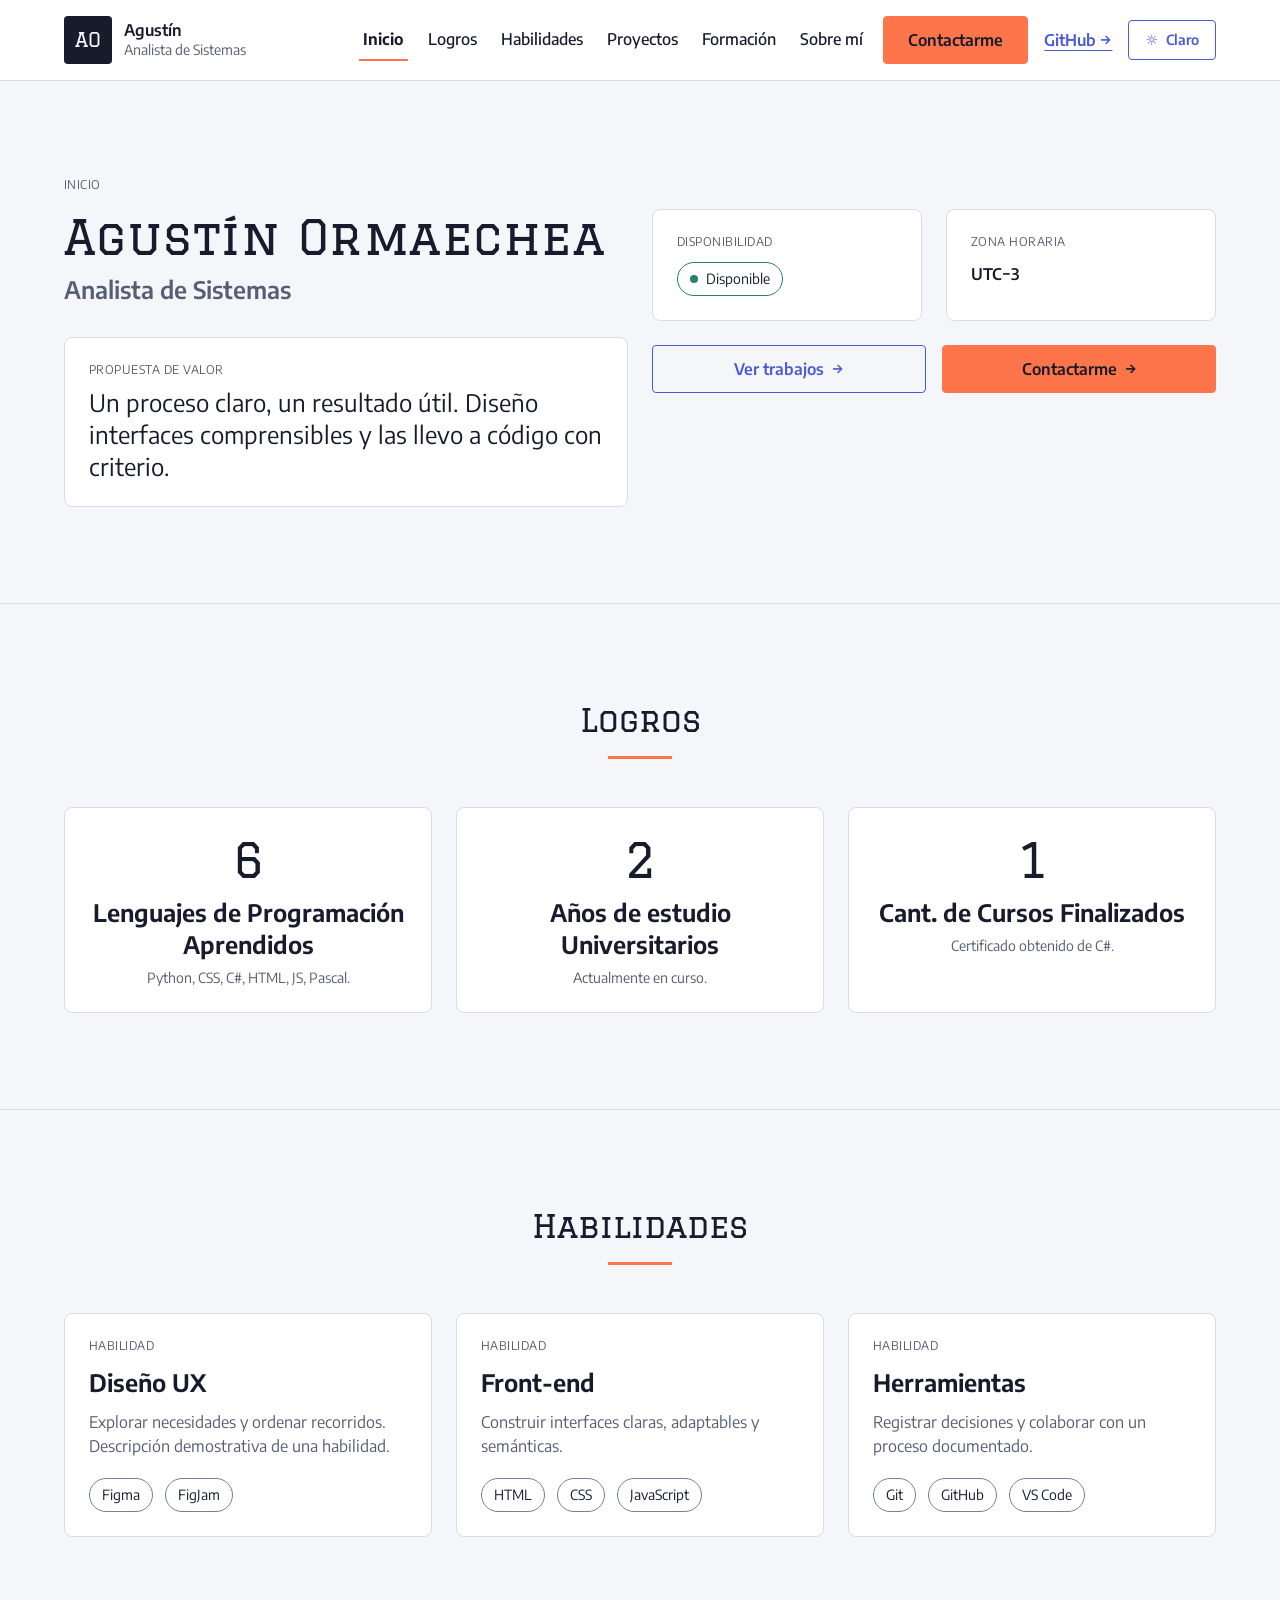
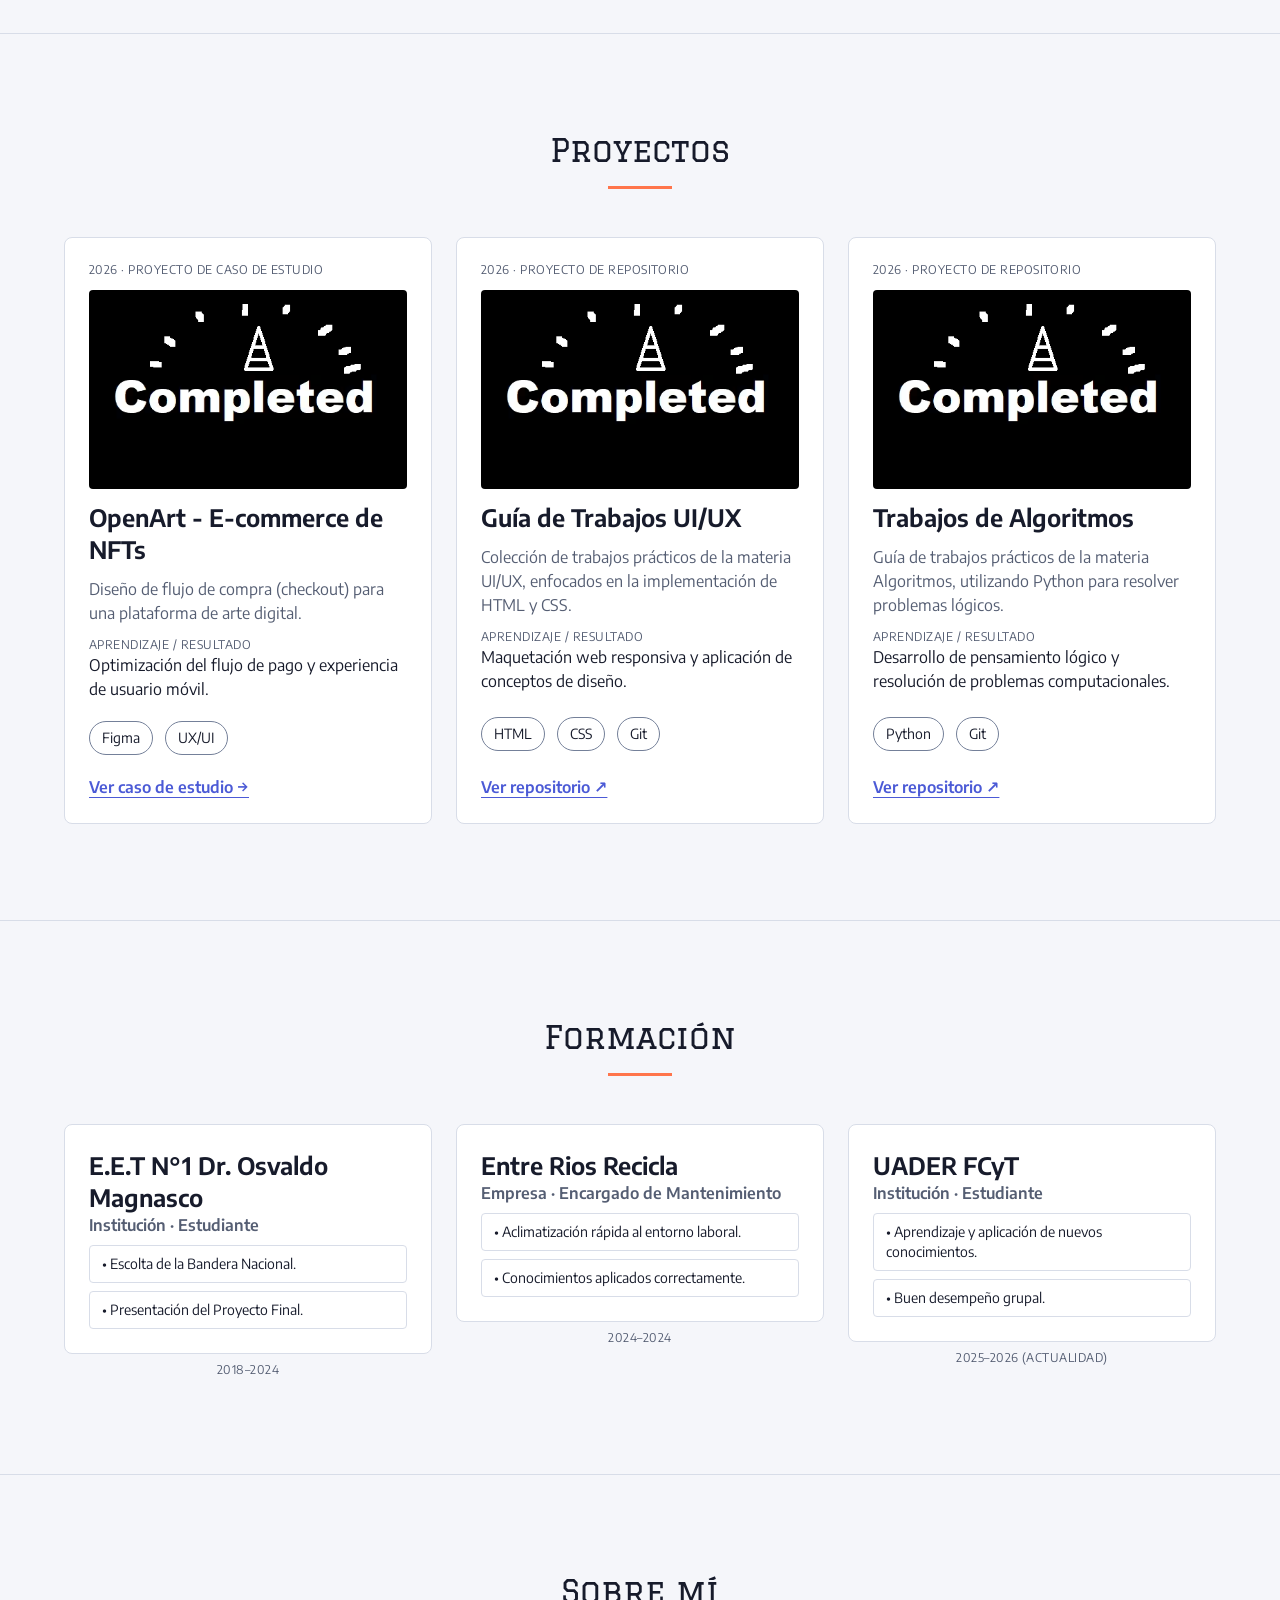
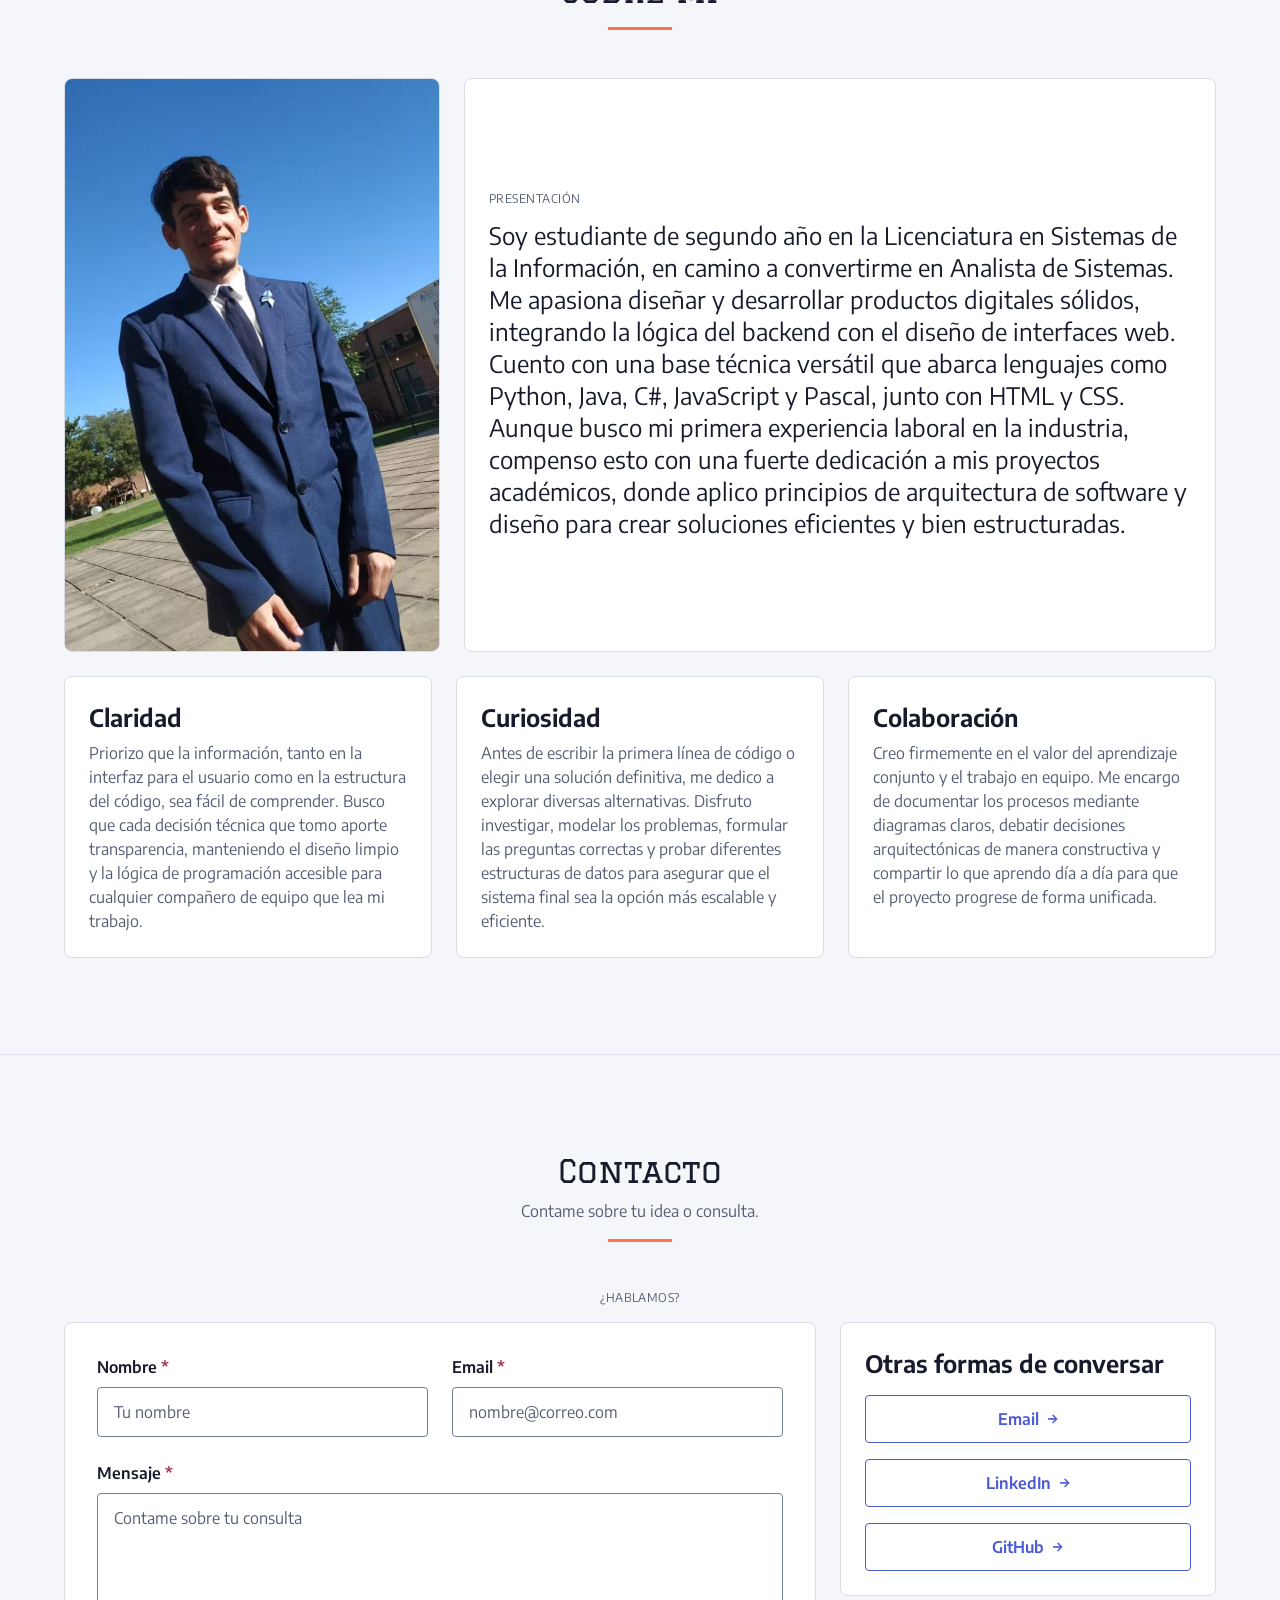
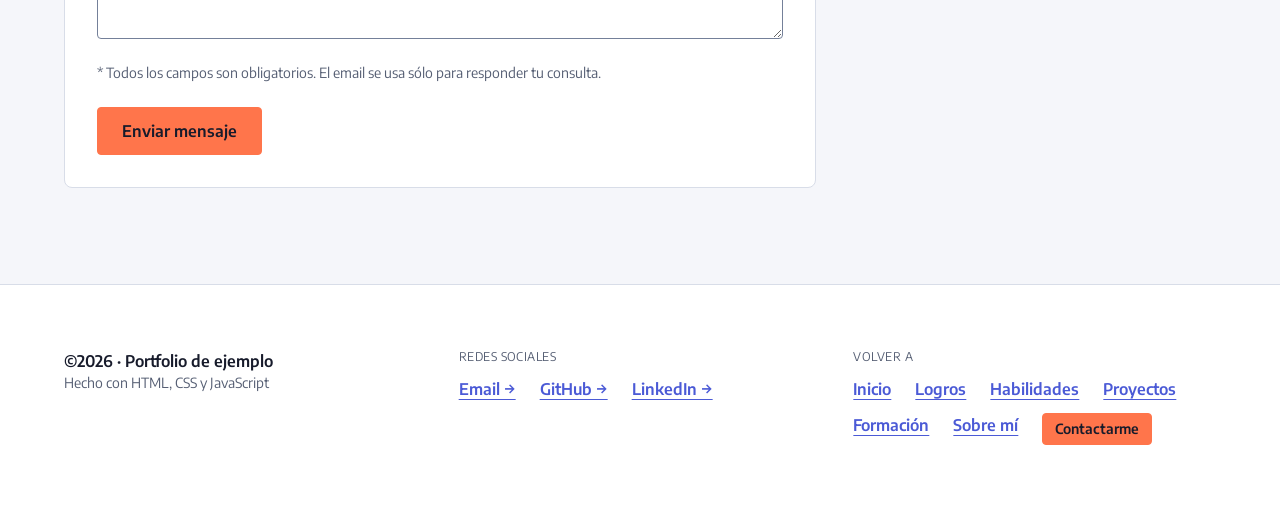
<file: index.html>
<!doctype html>
<html lang="es" data-theme="light">
<head>
  <meta charset="UTF-8" />
  <meta name="viewport" content="width=device-width, initial-scale=1.0" />

  <title>Agustín Ormaechea — Portfolio UX/UI</title>
  <meta name="description" content="Portfolio personal de diseño UX/UI: proyectos académicos, habilidades, formación y contacto. Analista de Sistemas." />
  <meta name="theme-color" content="#111521" />
  <meta name="author" content="Agustín Ormaechea" />

  <!-- Open Graph -->
  <meta property="og:title" content="Agustín Ormaechea — Portfolio UX/UI" />
  <meta property="og:description" content="Portfolio personal de diseño UX/UI: proyectos académicos, habilidades, formación y contacto." />
  <meta property="og:type" content="website" />
  <meta property="og:image" content="./assets/og-image.avif" />
  <meta property="og:locale" content="es_AR" />

  <!-- Twitter -->
  <meta name="twitter:card" content="summary_large_image" />
  <meta name="twitter:title" content="Agustín Ormaechea — Portfolio UX/UI" />
  <meta name="twitter:description" content="Portfolio personal de diseño UX/UI." />

  <!-- Favicon (SVG inline) -->
  <link rel="icon" href="data:image/svg+xml,%3Csvg xmlns='http://www.w3.org/2000/svg' viewBox='0 0 64 64'%3E%3Crect width='64' height='64' rx='8' fill='%23171b2b'/%3E%3Ctext x='32' y='42' font-family='Georgia,serif' font-size='28' font-weight='700' fill='%23f5f6fa' text-anchor='middle'%3EAO%3C/text%3E%3C/svg%3E" />

  <!-- Fuentes: 2 familias (Encode Sans + Graduate) -->
  <link rel="preconnect" href="https://fonts.googleapis.com" />
  <link rel="preconnect" href="https://fonts.gstatic.com" crossorigin />
  <link
    href="https://fonts.googleapis.com/css2?family=Encode+Sans:wght@400..700&family=Graduate&display=swap"
    rel="stylesheet"
  />

  <link rel="stylesheet" href="css/styles.css" />
  <link rel="stylesheet" href="css/index.css" />
</head>
<body>
  <!-- Saltar al contenido (accesibilidad) -->
  <a href="#contenido" class="skip-link">Saltar al contenido</a>

  <!-- ================= HEADER ================= -->
  <header class="site-header">
    <div class="wrap header-inner">
      <a href="#inicio" class="logo" aria-label="Ir al inicio">
        <span class="logo-mark" aria-hidden="true">AO</span>
        <span class="logo-text">
          <span class="logo-name">Agustín</span>
          <span class="logo-role">Analista de Sistemas</span>
        </span>
      </a>

      <nav class="nav-desktop" aria-label="Principal">
        <a href="#inicio" class="navlink" data-section="inicio">Inicio</a>
        <a href="#logros" class="navlink" data-section="logros">Logros</a>
        <a href="#habilidades" class="navlink" data-section="habilidades">Habilidades</a>
        <a href="#proyectos" class="navlink" data-section="proyectos">Proyectos</a>
        <a href="#formacion" class="navlink" data-section="formacion">Formación</a>
        <a href="#sobre-mi" class="navlink" data-section="sobre-mi">Sobre mí</a>

        <a href="#contacto" class="btn btn-primary">Contactarme</a>
        <a
          href="https://github.com/AgustinOrm"
          class="lnk"
          target="_blank"
          rel="noopener noreferrer"
        >GitHub →</a>
        <button
          type="button"
          class="btn btn-secondary theme-toggle"
          data-theme-toggle
          aria-label="Cambiar a modo oscuro"
        >
          <span aria-hidden="true" data-theme-icon>☼</span>
          <span data-theme-label>Claro</span>
        </button>
      </nav>

      <button
        type="button"
        class="btn btn-secondary menu-toggle"
        aria-expanded="false"
        aria-controls="menu-movil"
        aria-label="Abrir menú"
        data-menu-toggle
      >
        <span aria-hidden="true" data-menu-icon>☰</span>
      </button>
    </div>

    <!-- Menú móvil -->
    <div id="menu-movil" class="mobile-menu" hidden>
      <nav aria-label="Menú móvil" class="wrap">
        <ul class="mobile-list">
          <li><a href="#inicio" data-section="inicio">Inicio <span aria-hidden="true">→</span></a></li>
          <li><a href="#logros" data-section="logros">Logros <span aria-hidden="true">→</span></a></li>
          <li><a href="#habilidades" data-section="habilidades">Habilidades <span aria-hidden="true">→</span></a></li>
          <li><a href="#proyectos" data-section="proyectos">Proyectos <span aria-hidden="true">→</span></a></li>
          <li><a href="#formacion" data-section="formacion">Formación <span aria-hidden="true">→</span></a></li>
          <li><a href="#sobre-mi" data-section="sobre-mi">Sobre mí <span aria-hidden="true">→</span></a></li>
          <li class="mobile-cta">
            <a href="#contacto" class="btn btn-primary">Contactarme <span aria-hidden="true">→</span></a>
          </li>
        </ul>
        <div class="mobile-extras">
          <button
            type="button"
            class="btn btn-secondary theme-toggle"
            data-theme-toggle
            aria-label="Cambiar a modo oscuro"
          >
            <span aria-hidden="true" data-theme-icon>☼</span>
            <span data-theme-label>Claro</span>
          </button>
          <a
            href="https://github.com/AgustinOrm"
            class="btn btn-secondary"
            target="_blank"
            rel="noopener noreferrer"
          >GitHub →</a>
        </div>
      </nav>
    </div>
  </header>

  <!-- ================= MAIN ================= -->
  <main id="contenido">

    <!-- HERO / INICIO -->
    <section id="inicio" aria-labelledby="titulo-inicio" class="hero">
      <div class="wrap hero-grid">
        <div class="hero-main">
          <p class="t-meta">Inicio</p>
          <h1 id="titulo-inicio" class="t-h1">Agustín Ormaechea</h1>
          <p class="hero-role">Analista de Sistemas</p>

          <div class="card hero-value">
            <p class="t-meta">Propuesta de valor</p>
            <p class="t-lead">
              Un proceso claro, un resultado útil. Diseño interfaces comprensibles
              y las llevo a código con criterio.
            </p>
          </div>
        </div>

        <div class="hero-side">
          <div class="hero-mini">
            <div class="card">
              <p class="t-meta">Disponibilidad</p>
              <span class="tag tag-ok">
                <span class="dot" aria-hidden="true"></span>
                Disponible
              </span>
            </div>
            <div class="card">
              <p class="t-meta">Zona horaria</p>
              <p class="strong">UTC−3</p>
            </div>
          </div>
          <div class="hero-ctas">
            <a href="#proyectos" class="btn btn-secondary">Ver trabajos <span aria-hidden="true">→</span></a>
            <a href="#contacto" class="btn btn-primary">Contactarme <span aria-hidden="true">→</span></a>
          </div>
        </div>
      </div>
    </section>

    <!-- LOGROS -->
    <section id="logros" aria-labelledby="logros-titulo" class="section">
      <div class="wrap">
        <div class="section-title">
          <h2 id="logros-titulo" class="t-h2">Logros</h2>
          <span class="section-rule" aria-hidden="true"></span>
        </div>
        <ul class="grid-3">
          <li class="card logro-card">
            <span class="logro-value" aria-label="Valor">6</span>
            <h3 class="t-h3">Lenguajes de Programación Aprendidos</h3>
            <p class="t-small muted">Python, CSS, C#, HTML, JS, Pascal.</p>
          </li>
          <li class="card logro-card">
            <span class="logro-value" aria-label="Valor">2</span>
            <h3 class="t-h3">Años de estudio Universitarios</h3>
            <p class="t-small muted">Actualmente en curso.</p>
          </li>
          <li class="card logro-card">
            <span class="logro-value" aria-label="Valor">1</span>
            <h3 class="t-h3">Cant. de Cursos Finalizados</h3>
            <p class="t-small muted">Certificado obtenido de C#.</p>
          </li>
        </ul>
      </div>
    </section>

    <!-- HABILIDADES -->
    <section id="habilidades" aria-labelledby="habilidades-titulo" class="section">
      <div class="wrap">
        <div class="section-title">
          <h2 id="habilidades-titulo" class="t-h2">Habilidades</h2>
          <span class="section-rule" aria-hidden="true"></span>
        </div>
        <ul class="grid-3">
          <li class="card card-hover skill-card">
            <p class="t-meta">Habilidad</p>
            <h3 class="t-h3">Diseño UX</h3>
            <p class="muted">Explorar necesidades y ordenar recorridos. Descripción demostrativa de una habilidad.</p>
            <ul class="tag-row" aria-label="Herramientas de Diseño UX">
              <li><span class="tag">Figma</span></li>
              <li><span class="tag">FigJam</span></li>
            </ul>
          </li>
          <li class="card card-hover skill-card">
            <p class="t-meta">Habilidad</p>
            <h3 class="t-h3">Front-end</h3>
            <p class="muted">Construir interfaces claras, adaptables y semánticas.</p>
            <ul class="tag-row" aria-label="Herramientas de Front-end">
              <li><span class="tag">HTML</span></li>
              <li><span class="tag">CSS</span></li>
              <li><span class="tag">JavaScript</span></li>
            </ul>
          </li>
          <li class="card card-hover skill-card">
            <p class="t-meta">Habilidad</p>
            <h3 class="t-h3">Herramientas</h3>
            <p class="muted">Registrar decisiones y colaborar con un proceso documentado.</p>
            <ul class="tag-row" aria-label="Herramientas de trabajo">
              <li><span class="tag">Git</span></li>
              <li><span class="tag">GitHub</span></li>
              <li><span class="tag">VS Code</span></li>
            </ul>
          </li>
        </ul>
      </div>
    </section>

    <!-- PROYECTOS -->
    <section id="proyectos" aria-labelledby="proyectos-titulo" class="section">
      <div class="wrap">
        <div class="section-title">
          <h2 id="proyectos-titulo" class="t-h2">Proyectos</h2>
          <span class="section-rule" aria-hidden="true"></span>
        </div>
        <ul class="grid-3">
          <!-- Proyecto 1 (Caso de estudio OpenArt) -->
          <li class="card card-hover project-card">
            <p class="t-meta">2026 · Proyecto de Caso de Estudio</p>
            <div class="project-thumb">
              <img src="assets/front_proyectos.avif" alt="Miniatura del proyecto OpenArt" class="project-img" />
            </div>
            <article class="project-body">
              <h3 class="t-h3">OpenArt - E-commerce de NFTs</h3>
              <p class="muted">Diseño de flujo de compra (checkout) para una plataforma de arte digital.</p>
              <div>
                <p class="t-meta">Aprendizaje / resultado</p>
                <p>Optimización del flujo de pago y experiencia de usuario móvil.</p>
              </div>
              <ul class="tag-row" aria-label="Herramientas usadas">
                <li><span class="tag">Figma</span></li>
                <li><span class="tag">UX/UI</span></li>
              </ul>
              <a href="proyecto-openart.html" class="lnk project-link">
                Ver caso de estudio <span aria-hidden="true">→</span>
                <span class="sr-only">de OpenArt</span>
              </a>
            </article>
          </li>

          <!-- Proyecto 2 (Repo UI/UX) -->
          <li class="card card-hover project-card">
            <p class="t-meta">2026 · Proyecto de Repositorio</p>
            <div class="project-thumb">
              <img src="assets/front_proyectos.avif" alt="Miniatura del proyecto Guía UI/UX" class="project-img" />
            </div>
            <article class="project-body">
              <h3 class="t-h3">Guía de Trabajos UI/UX</h3>
              <p class="muted">Colección de trabajos prácticos de la materia UI/UX, enfocados en la implementación de HTML y CSS.</p>
              <div>
                <p class="t-meta">Aprendizaje / resultado</p>
                <p>Maquetación web responsiva y aplicación de conceptos de diseño.</p>
              </div>
              <ul class="tag-row" aria-label="Herramientas usadas">
                <li><span class="tag">HTML</span></li>
                <li><span class="tag">CSS</span></li>
                <li><span class="tag">Git</span></li>
              </ul>
              <a href="https://github.com/AgustinOrm/TP_3_UI_UX-2026-" class="lnk project-link" target="_blank" rel="noopener noreferrer">
                Ver repositorio <span aria-hidden="true">↗</span>
                <span class="sr-only">de Guía UI/UX</span>
              </a>
            </article>
          </li>

          <!-- Proyecto 3 (Repo Algoritmos) -->
          <li class="card card-hover project-card">
            <p class="t-meta">2026 · Proyecto de Repositorio</p>
            <div class="project-thumb">
              <img src="assets/front_proyectos.avif" alt="Miniatura del proyecto Algoritmos" class="project-img" />
            </div>
            <article class="project-body">
              <h3 class="t-h3">Trabajos de Algoritmos</h3>
              <p class="muted">Guía de trabajos prácticos de la materia Algoritmos, utilizando Python para resolver problemas lógicos.</p>
              <div>
                <p class="t-meta">Aprendizaje / resultado</p>
                <p>Desarrollo de pensamiento lógico y resolución de problemas computacionales.</p>
              </div>
              <ul class="tag-row" aria-label="Herramientas usadas">
                <li><span class="tag">Python</span></li>
                <li><span class="tag">Git</span></li>
              </ul>
              <a href="https://github.com/AgustinOrm/Trabajos_de_Algoritmos-2026-" class="lnk project-link" target="_blank" rel="noopener noreferrer">
                Ver repositorio <span aria-hidden="true">↗</span>
                <span class="sr-only">de Algoritmos</span>
              </a>
            </article>
          </li>
        </ul>
      </div>
    </section>

    <!-- FORMACIÓN -->
    <section id="formacion" aria-labelledby="formacion-titulo" class="section">
      <div class="wrap">
        <div class="section-title">
          <h2 id="formacion-titulo" class="t-h2">Formación</h2>
          <span class="section-rule" aria-hidden="true"></span>
        </div>
        <ol class="timeline">
          <li class="timeline-item">
            <div class="card">
              <p class="t-meta timeline-period-mobile">2018–2024</p>
              <h3 class="t-h3">E.E.T N°1 Dr. Osvaldo Magnasco</h3>
              <p class="strong muted">Institución · Estudiante</p>
              <ul class="timeline-bullets">
                <li>• Escolta de la Bandera Nacional.</li>
                <li>• Presentación del Proyecto Final.</li>
              </ul>
            </div>
            <p class="t-meta timeline-period-desktop">2018–2024</p>
          </li>
          <li class="timeline-item">
            <div class="card">
              <p class="t-meta timeline-period-mobile">2024–2024</p>
              <h3 class="t-h3">Entre Rios Recicla</h3>
              <p class="strong muted">Empresa · Encargado de Mantenimiento</p>
              <ul class="timeline-bullets">
                <li>• Aclimatización rápida al entorno laboral.</li>
                <li>• Conocimientos aplicados correctamente.</li>
              </ul>
            </div>
            <p class="t-meta timeline-period-desktop">2024–2024</p>
          </li>
          <li class="timeline-item">
            <div class="card">
              <p class="t-meta timeline-period-mobile">2025–2026 (actualidad)</p>
              <h3 class="t-h3">UADER FCyT</h3>
              <p class="strong muted">Institución · Estudiante</p>
              <ul class="timeline-bullets">
                <li>• Aprendizaje y aplicación de nuevos conocimientos.</li>
                <li>• Buen desempeño grupal.</li>
              </ul>
            </div>
            <p class="t-meta timeline-period-desktop">2025–2026 (actualidad)</p>
          </li>
        </ol>
      </div>
    </section>

    <!-- SOBRE MÍ -->
    <section id="sobre-mi" aria-labelledby="sobre-mi-titulo" class="section">
      <div class="wrap">
        <div class="section-title">
          <h2 id="sobre-mi-titulo" class="t-h2">Sobre mí</h2>
          <span class="section-rule" aria-hidden="true"></span>
        </div>
        <div class="about-grid">
          <div class="about-portrait">
            <img src="assets/retrato.avif" alt="Retrato de Agustín Ormaechea" class="about-img" />
          </div>
          
          <div class="card about-text">
            <p class="t-meta">Presentación</p>
            <p class="t-lead">
              Soy estudiante de segundo año en la Licenciatura en Sistemas de la Información, en camino a convertirme en Analista de Sistemas. Me apasiona diseñar y desarrollar productos digitales sólidos, integrando la lógica del backend con el diseño de interfaces web. Cuento con una base técnica versátil que abarca lenguajes como Python, Java, C#, JavaScript y Pascal, junto con HTML y CSS. Aunque busco mi primera experiencia laboral en la industria, compenso esto con una fuerte dedicación a mis proyectos académicos, donde aplico principios de arquitectura de software y diseño para crear soluciones eficientes y bien estructuradas.
            </p>
          </div>
        </div>
        <ul class="grid-3 about-principles">
          <li class="card card-hover principle-card">
            <h3 class="t-h3">Claridad</h3>
            <p class="muted">Priorizo que la información, tanto en la interfaz para el usuario como en la estructura del código, sea fácil de comprender. Busco que cada decisión técnica que tomo aporte transparencia, manteniendo el diseño limpio y la lógica de programación accesible para cualquier compañero de equipo que lea mi trabajo.</p>
          </li>
          <li class="card card-hover principle-card">
            <h3 class="t-h3">Curiosidad</h3>
            <p class="muted">Antes de escribir la primera línea de código o elegir una solución definitiva, me dedico a explorar diversas alternativas. Disfruto investigar, modelar los problemas, formular las preguntas correctas y probar diferentes estructuras de datos para asegurar que el sistema final sea la opción más escalable y eficiente.</p>
          </li>
          <li class="card card-hover principle-card">
            <h3 class="t-h3">Colaboración</h3>
            <p class="muted">Creo firmemente en el valor del aprendizaje conjunto y el trabajo en equipo. Me encargo de documentar los procesos mediante diagramas claros, debatir decisiones arquitectónicas de manera constructiva y compartir lo que aprendo día a día para que el proyecto progrese de forma unificada.</p>
          </li>
        </ul>
      </div>
    </section>

    <!-- CONTACTO -->
    <section id="contacto" aria-labelledby="contacto-titulo" class="section">
      <div class="wrap">
        <div class="section-title">
          <h2 id="contacto-titulo" class="t-h2">Contacto</h2>
          <p class="section-lead">Contame sobre tu idea o consulta.</p>
          <span class="section-rule" aria-hidden="true"></span>
        </div>
        <p class="t-meta contact-overline">¿Hablamos?</p>

        <div class="contact-grid">
          <form
            class="card contact-form"
            aria-label="Formulario de contacto"
            action="https://formspree.io/f/xljjkaor"
            method="POST"
            novalidate
            data-contact-form
          >
            <div class="form-row">
              <div class="field-group">
                <label for="nombre" class="field-label">Nombre <span aria-hidden="true">*</span></label>
                <input
                  type="text"
                  id="nombre"
                  name="nombre"
                  class="field"
                  autocomplete="name"
                  placeholder="Tu nombre"
                  required
                />
                <p class="field-error" id="nombre-error" hidden></p>
              </div>
              <div class="field-group">
                <label for="email" class="field-label">Email <span aria-hidden="true">*</span></label>
                <input
                  type="email"
                  id="email"
                  name="email"
                  class="field"
                  autocomplete="email"
                  placeholder="nombre@correo.com"
                  required
                />
                <p class="field-error" id="email-error" hidden></p>
              </div>
            </div>

            <div class="field-group">
              <label for="mensaje" class="field-label">Mensaje <span aria-hidden="true">*</span></label>
              <textarea
                id="mensaje"
                name="mensaje"
                class="field"
                rows="5"
                placeholder="Contame sobre tu consulta"
                required
              ></textarea>
              <p class="field-error" id="mensaje-error" hidden></p>
            </div>

            <p class="t-small muted">
              * Todos los campos son obligatorios. El email se usa sólo para responder tu consulta.
            </p>

            <div class="form-footer">
              <button type="submit" class="btn btn-primary">Enviar mensaje</button>
              <div class="form-status" role="status" aria-live="polite" data-form-status></div>
            </div>
          </form>

          <aside class="card contact-aside" aria-labelledby="otras-formas">
            <h3 id="otras-formas" class="t-h3">Otras formas de conversar</h3>
            <a href="mailto:agustinormaechea48@gmail.com" class="btn btn-secondary">Email <span aria-hidden="true">→</span></a>
            <a href="https://www.linkedin.com/in/agustin-ormaechea-00624a407/" class="btn btn-secondary" target="_blank" rel="noopener noreferrer">LinkedIn <span aria-hidden="true">→</span></a>
            <a href="https://github.com/AgustinOrm" class="btn btn-secondary" target="_blank" rel="noopener noreferrer">GitHub <span aria-hidden="true">→</span></a>
          </aside>
        </div>
      </div>
    </section>
  </main>

  <!-- ================= FOOTER ================= -->
  <footer class="site-footer">
    <div class="wrap footer-grid">
      <div>
        <p class="strong">©2026 · Portfolio de ejemplo</p>
        <p class="t-small muted">Hecho con HTML, CSS y JavaScript</p>
      </div>
      <nav aria-label="Redes sociales">
        <p class="t-meta">Redes sociales</p>
        <ul class="footer-links">
          <li><a href="mailto:agustinormaechea48@gmail.com" class="lnk">Email →</a></li>
          <li><a href="https://github.com/AgustinOrm" class="lnk" target="_blank" rel="noopener noreferrer">GitHub →</a></li>
          <li><a href="https://www.linkedin.com/in/agustin-ormaechea-00624a407/" class="lnk" target="_blank" rel="noopener noreferrer">LinkedIn →</a></li>
        </ul>
      </nav>
      <nav aria-label="Pie de página">
        <p class="t-meta">Volver a</p>
        <ul class="footer-links">
          <li><a href="#inicio" class="lnk">Inicio</a></li>
          <li><a href="#logros" class="lnk">Logros</a></li>
          <li><a href="#habilidades" class="lnk">Habilidades</a></li>
          <li><a href="#proyectos" class="lnk">Proyectos</a></li>
          <li><a href="#formacion" class="lnk">Formación</a></li>
          <li><a href="#sobre-mi" class="lnk">Sobre mí</a></li>
          <li><a href="#contacto" class="btn btn-primary footer-cta">Contactarme</a></li>
        </ul>
      </nav>
    </div>
  </footer>

  <script src="js/main.js" defer></script>
</body>
</html>
</file>
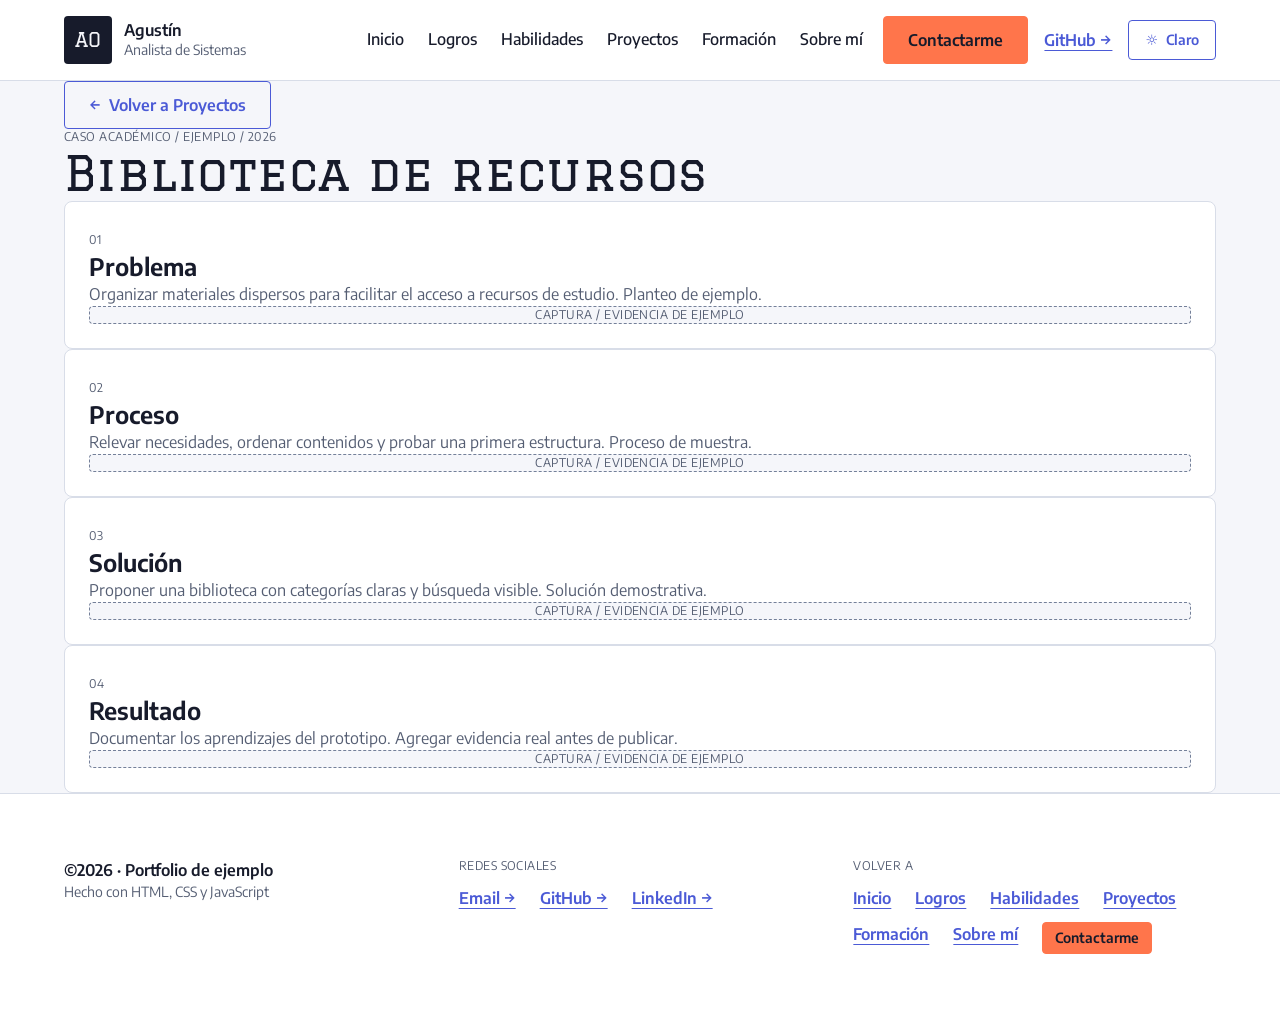
<file: proyecto-biblioteca-de-recursos.html>
<!doctype html>
<html lang="es" data-theme="light">
<head>
  <meta charset="UTF-8" />
  <meta name="viewport" content="width=device-width, initial-scale=1.0" />
  <title>Biblioteca de recursos — Caso de estudio · Portfolio UX/UI</title>
  <meta name="description" content="Caso de estudio del proyecto Biblioteca de recursos: problema, proceso, solución y resultado de un prototipo académico de UX/UI." />
  <meta name="theme-color" content="#111521" />
  <link rel="icon" href="data:image/svg+xml,%3Csvg xmlns='http://www.w3.org/2000/svg' viewBox='0 0 64 64'%3E%3Crect width='64' height='64' rx='8' fill='%23171b2b'/%3E%3Ctext x='32' y='42' font-family='Georgia,serif' font-size='28' font-weight='700' fill='%23f5f6fa' text-anchor='middle'%3EAO%3C/text%3E%3C/svg%3E" />
  <meta property="og:title" content="Biblioteca de recursos — Caso de estudio" />
  <meta property="og:description" content="Problema, proceso, solución y resultado de un prototipo académico." />
  <meta property="og:type" content="article" />
  <link rel="preconnect" href="https://fonts.googleapis.com" />
  <link rel="preconnect" href="https://fonts.gstatic.com" crossorigin />
  <link href="https://fonts.googleapis.com/css2?family=Encode+Sans:wght@400..700&family=Graduate&display=swap" rel="stylesheet" />
  <link rel="stylesheet" href="css/styles.css" />
</head>
<body>
  <a href="#contenido" class="skip-link">Saltar al contenido</a>

  <header class="site-header">
    <div class="wrap header-inner">
      <a href="index.html" class="logo" aria-label="Ir al inicio">
        <span class="logo-mark" aria-hidden="true">AO</span>
        <span class="logo-text">
          <span class="logo-name">Agustín</span>
          <span class="logo-role">Analista de Sistemas</span>
        </span>
      </a>
      <nav class="nav-desktop" aria-label="Principal">
        <a href="index.html#inicio" class="navlink">Inicio</a>
        <a href="index.html#logros" class="navlink">Logros</a>
        <a href="index.html#habilidades" class="navlink">Habilidades</a>
        <a href="index.html#proyectos" class="navlink">Proyectos</a>
        <a href="index.html#formacion" class="navlink">Formación</a>
        <a href="index.html#sobre-mi" class="navlink">Sobre mí</a>
        <a href="index.html#contacto" class="btn btn-primary">Contactarme</a>
        <a href="https://github.com/" class="lnk" target="_blank" rel="noopener noreferrer">GitHub →</a>
        <button type="button" class="btn btn-secondary theme-toggle" data-theme-toggle aria-label="Cambiar a modo oscuro">
          <span aria-hidden="true" data-theme-icon>☼</span>
          <span data-theme-label>Claro</span>
        </button>
      </nav>
      <button type="button" class="btn btn-secondary menu-toggle" aria-expanded="false" aria-controls="menu-movil" aria-label="Abrir menú" data-menu-toggle>
        <span aria-hidden="true" data-menu-icon>☰</span>
      </button>
    </div>
    <div id="menu-movil" class="mobile-menu" hidden>
      <nav aria-label="Menú móvil" class="wrap">
        <ul class="mobile-list">
          <li><a href="index.html#inicio">Inicio <span aria-hidden="true">→</span></a></li>
          <li><a href="index.html#logros">Logros <span aria-hidden="true">→</span></a></li>
          <li><a href="index.html#habilidades">Habilidades <span aria-hidden="true">→</span></a></li>
          <li><a href="index.html#proyectos">Proyectos <span aria-hidden="true">→</span></a></li>
          <li><a href="index.html#formacion">Formación <span aria-hidden="true">→</span></a></li>
          <li><a href="index.html#sobre-mi">Sobre mí <span aria-hidden="true">→</span></a></li>
          <li class="mobile-cta"><a href="index.html#contacto" class="btn btn-primary">Contactarme <span aria-hidden="true">→</span></a></li>
        </ul>
        <div class="mobile-extras">
          <button type="button" class="btn btn-secondary theme-toggle" data-theme-toggle aria-label="Cambiar a modo oscuro">
            <span aria-hidden="true" data-theme-icon>☼</span>
            <span data-theme-label>Claro</span>
          </button>
          <a href="https://github.com/" class="btn btn-secondary" target="_blank" rel="noopener noreferrer">GitHub →</a>
        </div>
      </nav>
    </div>
  </header>

  <main id="contenido" class="case-page">
    <div class="wrap">
      <a href="index.html#proyectos" class="btn btn-secondary case-back">
        <span aria-hidden="true">←</span> Volver a Proyectos
      </a>

      <header class="case-header">
        <p class="t-meta">Caso académico / Ejemplo / 2026</p>
        <h1 class="t-h1">Biblioteca de recursos</h1>
        <span class="section-rule" aria-hidden="true"></span>
      </header>

      <ol class="case-steps">
        <li>
          <article class="card case-step">
            <div class="case-step-head">
              <span class="t-meta">01</span>
              <h2 class="t-h3">Problema</h2>
            </div>
            <p class="muted">Organizar materiales dispersos para facilitar el acceso a recursos de estudio. Planteo de ejemplo.</p>
            <div class="placeholder-surface case-evidence" role="img" aria-label="Captura de ejemplo para Problema">
              <span class="t-meta">Captura / evidencia de ejemplo</span>
            </div>
          </article>
        </li>
        <li>
          <article class="card case-step">
            <div class="case-step-head">
              <span class="t-meta">02</span>
              <h2 class="t-h3">Proceso</h2>
            </div>
            <p class="muted">Relevar necesidades, ordenar contenidos y probar una primera estructura. Proceso de muestra.</p>
            <div class="placeholder-surface case-evidence" role="img" aria-label="Captura de ejemplo para Proceso">
              <span class="t-meta">Captura / evidencia de ejemplo</span>
            </div>
          </article>
        </li>
        <li>
          <article class="card case-step">
            <div class="case-step-head">
              <span class="t-meta">03</span>
              <h2 class="t-h3">Solución</h2>
            </div>
            <p class="muted">Proponer una biblioteca con categorías claras y búsqueda visible. Solución demostrativa.</p>
            <div class="placeholder-surface case-evidence" role="img" aria-label="Captura de ejemplo para Solución">
              <span class="t-meta">Captura / evidencia de ejemplo</span>
            </div>
          </article>
        </li>
        <li>
          <article class="card case-step">
            <div class="case-step-head">
              <span class="t-meta">04</span>
              <h2 class="t-h3">Resultado</h2>
            </div>
            <p class="muted">Documentar los aprendizajes del prototipo. Agregar evidencia real antes de publicar.</p>
            <div class="placeholder-surface case-evidence" role="img" aria-label="Captura de ejemplo para Resultado">
              <span class="t-meta">Captura / evidencia de ejemplo</span>
            </div>
          </article>
        </li>
      </ol>
    </div>
  </main>

  <footer class="site-footer">
    <div class="wrap footer-grid">
      <div>
        <p class="strong">©2026 · Portfolio de ejemplo</p>
        <p class="t-small muted">Hecho con HTML, CSS y JavaScript</p>
      </div>
      <nav aria-label="Redes sociales">
        <p class="t-meta">Redes sociales</p>
        <ul class="footer-links">
          <li><a href="mailto:ejemplo@correo.com" class="lnk">Email →</a></li>
          <li><a href="https://github.com/" class="lnk" target="_blank" rel="noopener noreferrer">GitHub →</a></li>
          <li><a href="https://www.linkedin.com/" class="lnk" target="_blank" rel="noopener noreferrer">LinkedIn →</a></li>
        </ul>
      </nav>
      <nav aria-label="Pie de página">
        <p class="t-meta">Volver a</p>
        <ul class="footer-links">
          <li><a href="index.html#inicio" class="lnk">Inicio</a></li>
          <li><a href="index.html#logros" class="lnk">Logros</a></li>
          <li><a href="index.html#habilidades" class="lnk">Habilidades</a></li>
          <li><a href="index.html#proyectos" class="lnk">Proyectos</a></li>
          <li><a href="index.html#formacion" class="lnk">Formación</a></li>
          <li><a href="index.html#sobre-mi" class="lnk">Sobre mí</a></li>
          <!-- CAMBIO: Botón naranja igual que en el index -->
          <li><a href="index.html#contacto" class="btn btn-primary footer-cta">Contactarme</a></li>
        </ul>
      </nav>
    </div>
  </footer>

  <script src="js/main.js" defer></script>
</body>
</html>
</file>
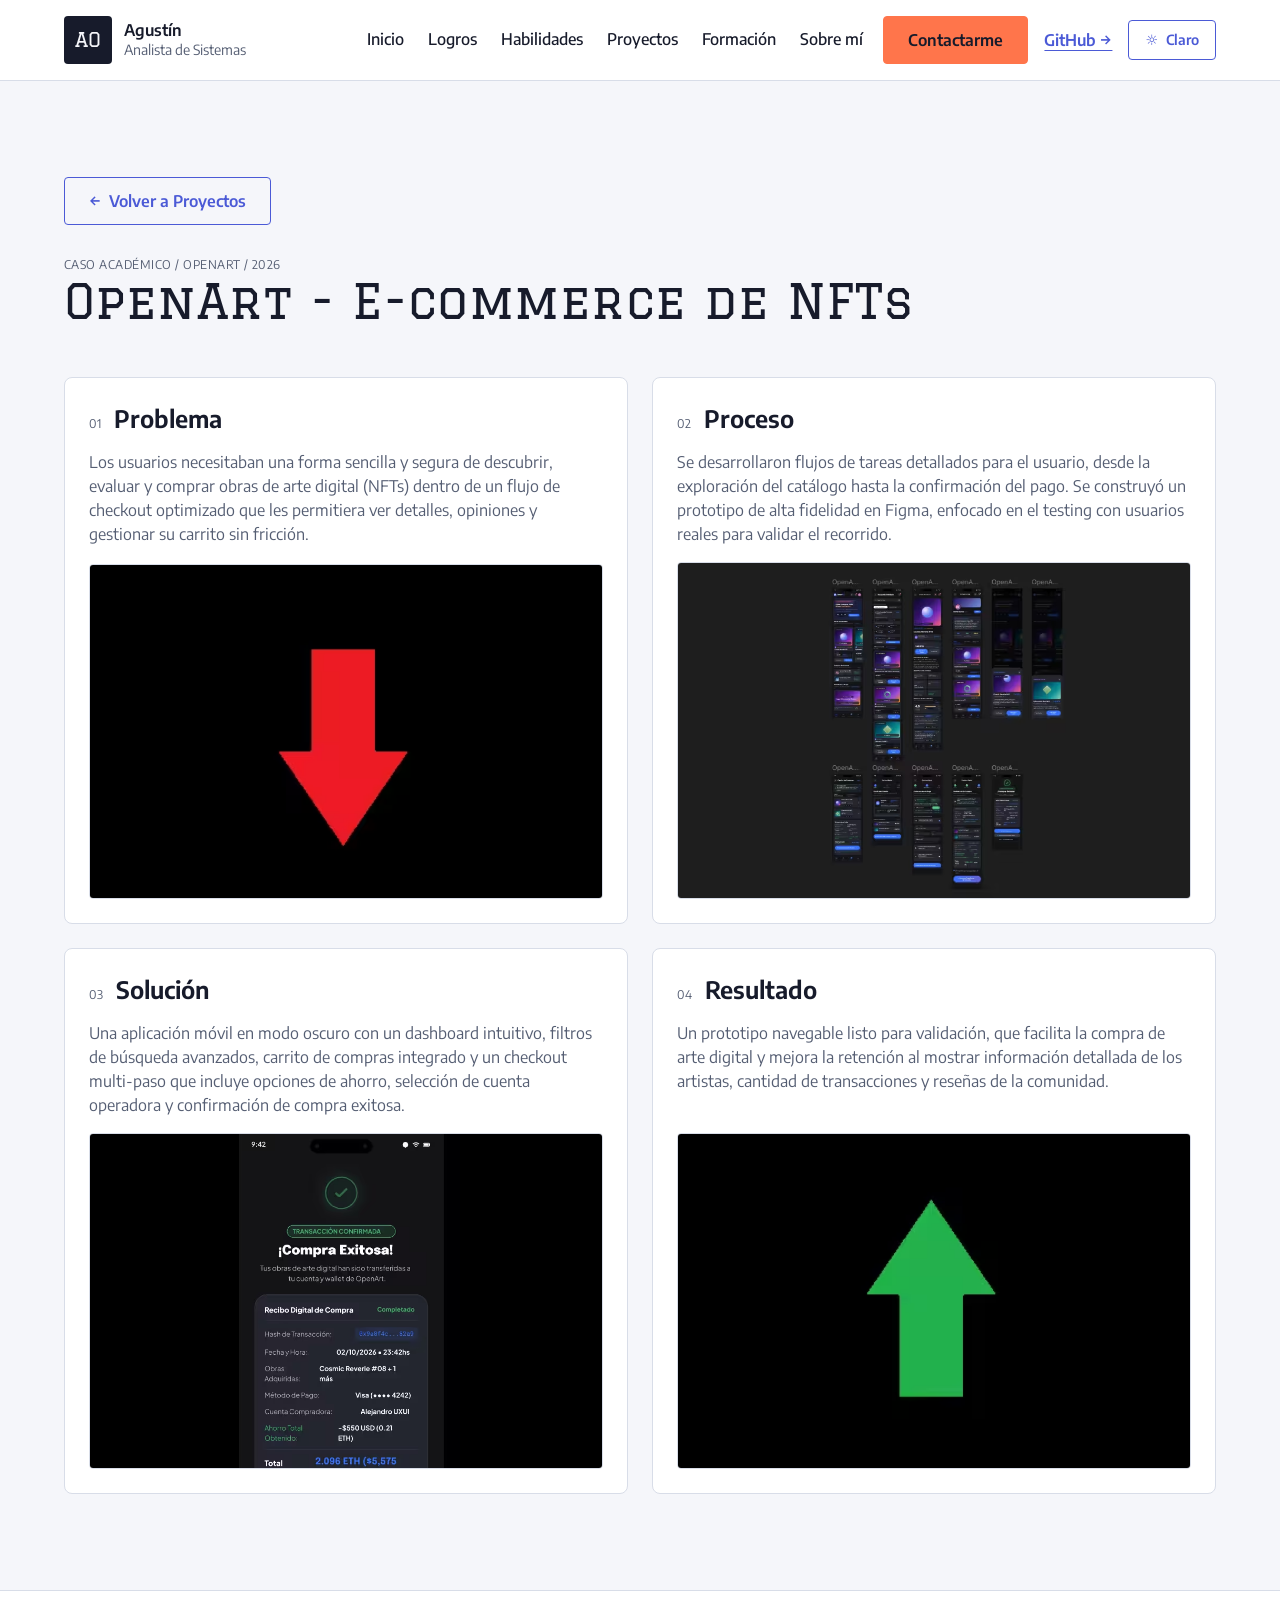
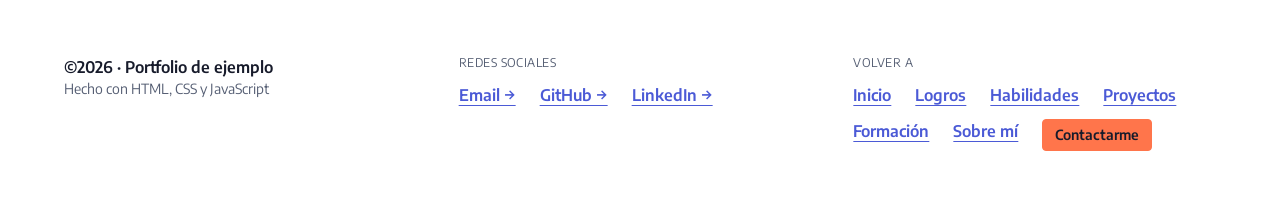
<file: proyecto-openart.html>
<!doctype html>
<html lang="es" data-theme="light">
<head>
  <meta charset="UTF-8" />
  <meta name="viewport" content="width=device-width, initial-scale=1.0" />
  <title>OpenArt NFTs — Caso de estudio · Portfolio UX/UI</title>
  <meta name="description" content="Caso de estudio del proyecto OpenArt NFTs: flujo de checkout para e-commerce de arte digital." />
  <meta name="theme-color" content="#111521" />
  <link rel="icon" href="data:image/svg+xml,%3Csvg xmlns='http://www.w3.org/2000/svg' viewBox='0 0 64 64'%3E%3Crect width='64' height='64' rx='8' fill='%23171b2b'/%3E%3Ctext x='32' y='42' font-family='Georgia,serif' font-size='28' font-weight='700' fill='%23f5f6fa' text-anchor='middle'%3EAO%3C/text%3E%3C/svg%3E" />
  <meta property="og:title" content="OpenArt NFTs — Caso de estudio" />
  <meta property="og:description" content="Problema, proceso, solución y resultado de un prototipo de e-commerce." />
  <meta property="og:type" content="article" />
  <link rel="preconnect" href="https://fonts.googleapis.com" />
  <link rel="preconnect" href="https://fonts.gstatic.com" crossorigin />
  <link href="https://fonts.googleapis.com/css2?family=Encode+Sans:wght@400..700&family=Graduate&display=swap" rel="stylesheet" />
  <link rel="stylesheet" href="css/styles.css" />
  <link rel="stylesheet" href="css/openart.css" />
</head>
<body>
  <a href="#contenido" class="skip-link">Saltar al contenido</a>

  <header class="site-header">
    <div class="wrap header-inner">
      <a href="index.html" class="logo" aria-label="Ir al inicio">
        <span class="logo-mark" aria-hidden="true">AO</span>
        <span class="logo-text">
          <span class="logo-name">Agustín</span>
          <span class="logo-role">Analista de Sistemas</span>
        </span>
      </a>
      <nav class="nav-desktop" aria-label="Principal">
        <a href="index.html#inicio" class="navlink">Inicio</a>
        <a href="index.html#logros" class="navlink">Logros</a>
        <a href="index.html#habilidades" class="navlink">Habilidades</a>
        <a href="index.html#proyectos" class="navlink">Proyectos</a>
        <a href="index.html#formacion" class="navlink">Formación</a>
        <a href="index.html#sobre-mi" class="navlink">Sobre mí</a>
        <a href="index.html#contacto" class="btn btn-primary">Contactarme</a>
        <a href="https://github.com/AgustinOrm" class="lnk" target="_blank" rel="noopener noreferrer">GitHub →</a>
        <button type="button" class="btn btn-secondary theme-toggle" data-theme-toggle aria-label="Cambiar a modo oscuro">
          <span aria-hidden="true" data-theme-icon>☼</span>
          <span data-theme-label>Claro</span>
        </button>
      </nav>
      <button type="button" class="btn btn-secondary menu-toggle" aria-expanded="false" aria-controls="menu-movil" aria-label="Abrir menú" data-menu-toggle>
        <span aria-hidden="true" data-menu-icon>☰</span>
      </button>
    </div>
    <div id="menu-movil" class="mobile-menu" hidden>
      <nav aria-label="Menú móvil" class="wrap">
        <ul class="mobile-list">
          <li><a href="index.html#inicio">Inicio <span aria-hidden="true">→</span></a></li>
          <li><a href="index.html#logros">Logros <span aria-hidden="true">→</span></a></li>
          <li><a href="index.html#habilidades">Habilidades <span aria-hidden="true">→</span></a></li>
          <li><a href="index.html#proyectos">Proyectos <span aria-hidden="true">→</span></a></li>
          <li><a href="index.html#formacion">Formación <span aria-hidden="true">→</span></a></li>
          <li><a href="index.html#sobre-mi">Sobre mí <span aria-hidden="true">→</span></a></li>
          <li class="mobile-cta"><a href="index.html#contacto" class="btn btn-primary">Contactarme <span aria-hidden="true">→</span></a></li>
        </ul>
        <div class="mobile-extras">
          <button type="button" class="btn btn-secondary theme-toggle" data-theme-toggle aria-label="Cambiar a modo oscuro">
            <span aria-hidden="true" data-theme-icon>☼</span>
            <span data-theme-label>Claro</span>
          </button>
          <a href="https://github.com/AgustinOrm" class="btn btn-secondary" target="_blank" rel="noopener noreferrer">GitHub →</a>
        </div>
      </nav>
    </div>
  </header>

  <main id="contenido" class="case-page">
    <div class="wrap">
      <a href="index.html#proyectos" class="btn btn-secondary case-back">
        <span aria-hidden="true">←</span> Volver a Proyectos
      </a>

      <header class="case-header">
        <p class="t-meta">Caso académico / OpenArt / 2026</p>
        <h1 class="t-h1">OpenArt - E-commerce de NFTs</h1>
        <span class="section-rule" aria-hidden="true"></span>
      </header>

      <ol class="case-steps">
        <li>
          <article class="card case-step">
            <div class="case-step-head">
              <span class="t-meta">01</span>
              <h2 class="t-h3">Problema</h2>
            </div>
            <p class="muted">Los usuarios necesitaban una forma sencilla y segura de descubrir, evaluar y comprar obras de arte digital (NFTs) dentro de un flujo de checkout optimizado que les permitiera ver detalles, opiniones y gestionar su carrito sin fricción.</p>
            <img src="assets/caso_problema.avif" alt="Diagrama de flujo del problema" class="case-img" onerror="this.style.display='none'" />
          </article>
        </li>
        <li>
          <article class="card case-step">
            <div class="case-step-head">
              <span class="t-meta">02</span>
              <h2 class="t-h3">Proceso</h2>
            </div>
            <p class="muted">Se desarrollaron flujos de tareas detallados para el usuario, desde la exploración del catálogo hasta la confirmación del pago. Se construyó un prototipo de alta fidelidad en Figma, enfocado en el testing con usuarios reales para validar el recorrido.</p>
            <img src="assets/caso_proceso.avif" alt="Prototipo y flujos de usuario" class="case-img" onerror="this.style.display='none'" />
          </article>
        </li>
        <li>
          <article class="card case-step">
            <div class="case-step-head">
              <span class="t-meta">03</span>
              <h2 class="t-h3">Solución</h2>
            </div>
            <p class="muted">Una aplicación móvil en modo oscuro con un dashboard intuitivo, filtros de búsqueda avanzados, carrito de compras integrado y un checkout multi-paso que incluye opciones de ahorro, selección de cuenta operadora y confirmación de compra exitosa.</p>
            <img src="assets/caso_solucion.avif" alt="Interfaz final de la aplicación" class="case-img" onerror="this.style.display='none'" />
          </article>
        </li>
        <li>
          <article class="card case-step">
            <div class="case-step-head">
              <span class="t-meta">04</span>
              <h2 class="t-h3">Resultado</h2>
            </div>
            <p class="muted">Un prototipo navegable listo para validación, que facilita la compra de arte digital y mejora la retención al mostrar información detallada de los artistas, cantidad de transacciones y reseñas de la comunidad.</p>
            <img src="assets/caso_resultado.avif" alt="Resultado final y validación" class="case-img" onerror="this.style.display='none'" />
          </article>
        </li>
      </ol>
    </div>
  </main>

  <footer class="site-footer">
    <div class="wrap footer-grid">
      <div>
        <p class="strong">©2026 · Portfolio de ejemplo</p>
        <p class="t-small muted">Hecho con HTML, CSS y JavaScript</p>
      </div>
      <nav aria-label="Redes sociales">
        <p class="t-meta">Redes sociales</p>
        <ul class="footer-links">
          <li><a href="mailto:agustinormaechea48@gmail.com" class="lnk">Email →</a></li>
          <li><a href="https://github.com/AgustinOrm" class="lnk" target="_blank" rel="noopener noreferrer">GitHub →</a></li>
          <li><a href="https://www.linkedin.com/in/agustin-ormaechea-00624a407/" class="lnk" target="_blank" rel="noopener noreferrer">LinkedIn →</a></li>
        </ul>
      </nav>
      <nav aria-label="Pie de página">
        <p class="t-meta">Volver a</p>
        <ul class="footer-links">
          <li><a href="index.html#inicio" class="lnk">Inicio</a></li>
          <li><a href="index.html#logros" class="lnk">Logros</a></li>
          <li><a href="index.html#habilidades" class="lnk">Habilidades</a></li>
          <li><a href="index.html#proyectos" class="lnk">Proyectos</a></li>
          <li><a href="index.html#formacion" class="lnk">Formación</a></li>
          <li><a href="index.html#sobre-mi" class="lnk">Sobre mí</a></li>
          <li><a href="index.html#contacto" class="btn btn-primary footer-cta">Contactarme</a></li>
        </ul>
      </nav>
    </div>
  </footer>

  <script src="js/main.js" defer></script>
</body>
</html>
</file>
<file: css/styles.css>
/* ==========================================================================
   Portfolio UX/UI — Design System Base (Compartido)
   ========================================================================== */

/* 1. TOKENS ---------------------------------------------------------------- */
:root,
:root[data-theme="light"] {
  --coral: #ff754b;
  --indigo: #4b5ad6;
  --link: #4b5ad6;
  --bg: #f5f6fa;
  --surface: #ffffff;
  --text: #171b2b;
  --text-2: #555e73;
  --sep: #d8dde8;
  --ctrl: #748099;
  --focus: #3544bc;
  --ok-f: #e8f6ef;
  --ok-t: #145c49;
  --ok-b: #268268;
  --err-f: #fdecf0;
  --err-t: #9b2343;
  --err-b: #bd3d5f;
  color-scheme: light;
}

:root[data-theme="dark"] {
  --link: #afb8ff;
  --bg: #111521;
  --surface: #1b2131;
  --text: #f5f6fa;
  --text-2: #b5bed2;
  --sep: #505c73;
  --ctrl: #8793ac;
  --focus: #c3caff;
  --ok-f: #152f2b;
  --ok-t: #8ee0bf;
  --ok-b: #53ad90;
  --err-f: #351f2c;
  --err-t: #ffa8bd;
  --err-b: #d96b89;
  color-scheme: dark;
}

/* 2. RESET / BASE ---------------------------------------------------------- */
*,
*::before,
*::after {
  box-sizing: border-box;
  margin: 0;
  padding: 0;
  border: 0 solid transparent;
}

[hidden] {
  display: none !important;
}

html {
  scroll-behavior: smooth;
  -webkit-text-size-adjust: 100%;
}

body {
  background: var(--bg);
  color: var(--text);
  font-family: "Encode Sans", system-ui, -apple-system, sans-serif;
  font-size: 16px;
  line-height: 24px;
  min-height: 100vh;
}

[id] {
  scroll-margin-top: 88px;
}

:focus-visible {
  outline: 3px solid var(--focus);
  outline-offset: 2px;
}

img,
svg,
video {
  display: block;
  max-width: 100%;
  height: auto;
}

button {
  font: inherit;
  cursor: pointer;
  background: none;
  color: inherit;
}

a {
  color: inherit;
  text-decoration: none;
}

ul,
ol {
  list-style: none;
}

@media (prefers-reduced-motion: reduce) {
  html {
    scroll-behavior: auto;
  }
  *,
  *::before,
  *::after {
    transition-duration: 0.01ms !important;
    animation-duration: 0.01ms !important;
  }
}

/* 3. TIPOGRAFÍA ------------------------------------------------------------ */
.t-h1 {
  font-family: "Graduate", Georgia, serif;
  font-weight: 400;
  font-size: 24px;
  line-height: 32px;
  letter-spacing: 0.01em;
}
.t-h2 {
  font-family: "Graduate", Georgia, serif;
  font-weight: 400;
  font-size: 24px;
  line-height: 32px;
}
.t-h3 {
  font-family: "Encode Sans", sans-serif;
  font-weight: 650;
  font-size: 20px;
  line-height: 28px;
}
.t-lead {
  font-size: 20px;
  line-height: 28px;
}
.t-meta {
  font-size: 12px;
  line-height: 16px;
  letter-spacing: 0.04em;
  text-transform: uppercase;
  color: var(--text-2);
}
.t-small {
  font-size: 14px;
  line-height: 20px;
}
.strong {
  font-weight: 600;
}
.muted {
  color: var(--text-2);
}

@media (min-width: 768px) {
  .t-h1 {
    font-size: 48px;
    line-height: 56px;
  }
  .t-h2 {
    font-size: 32px;
    line-height: 40px;
  }
  .t-h3 {
    font-size: 24px;
    line-height: 32px;
  }
  .t-lead {
    font-size: 24px;
    line-height: 32px;
  }
}

/* 4. UTILIDADES ------------------------------------------------------------ */
.sr-only {
  position: absolute;
  width: 1px;
  height: 1px;
  padding: 0;
  margin: -1px;
  overflow: hidden;
  clip: rect(0, 0, 0, 0);
  white-space: nowrap;
  border: 0;
}

.skip-link {
  position: absolute;
  top: -100px;
  left: 8px;
  z-index: 100;
  background: var(--surface);
  color: var(--text);
  padding: 12px 16px;
  border-radius: 4px;
  font-weight: 600;
  border: 1px solid var(--sep);
  transition: top 0.15s ease;
}
.skip-link:focus {
  top: 8px;
}

.wrap {
  max-width: 1248px;
  margin-inline: auto;
  padding-inline: 16px;
}
@media (min-width: 768px) {
  .wrap {
    padding-inline: 32px;
  }
}
@media (min-width: 1200px) {
  .wrap {
    padding-inline: 48px;
  }
}

/* 5. COMPONENTES BÁSICOS --------------------------------------------------- */
.card {
  background: var(--surface);
  border: 1px solid var(--sep);
  border-radius: 8px;
  padding: 24px;
  transition: border-color 0.2s ease, transform 0.2s ease;
}

.card-hover:hover,
.card-hover:focus-within {
  border-color: var(--indigo);
  transform: translateY(-4px);
}
:root[data-theme="dark"] .card-hover:hover,
:root[data-theme="dark"] .card-hover:focus-within {
  border-color: var(--link);
}

.btn {
  display: inline-flex;
  align-items: center;
  justify-content: center;
  gap: 8px;
  min-height: 48px;
  padding: 0 24px;
  border-radius: 4px;
  font-weight: 600;
  font-size: 16px;
  border: 1px solid transparent;
  cursor: pointer;
  text-decoration: none;
  transition: filter 0.15s ease, background-color 0.15s ease, color 0.15s ease;
  white-space: nowrap;
}

.btn-primary {
  background: var(--coral);
  color: #171b2b;
  border-color: var(--coral);
}
.btn-primary:hover {
  filter: brightness(1.1);
}
.btn-primary:active {
  filter: brightness(0.88);
}

.btn-secondary {
  background: transparent;
  color: var(--link);
  border-color: var(--link);
}
.btn-secondary:hover {
  background: color-mix(in srgb, var(--link) 12%, transparent);
}
.btn-secondary:active {
  background: color-mix(in srgb, var(--link) 24%, transparent);
}

.btn:disabled,
.btn[aria-disabled="true"] {
  background: var(--sep);
  border-color: var(--sep);
  color: var(--text-2);
  filter: none;
  cursor: not-allowed;
}

.tag {
  display: inline-flex;
  align-items: center;
  gap: 8px;
  padding: 6px 12px;
  border-radius: 999px;
  border: 1px solid var(--ctrl);
  font-size: 14px;
  line-height: 20px;
  color: var(--text);
}

.tag-ok {
  border-color: var(--ok-b);
}

.dot {
  display: inline-block;
  width: 8px;
  height: 8px;
  border-radius: 50%;
  background: var(--ok-b);
}

.navlink {
  position: relative;
  padding: 8px 4px;
  color: var(--text);
  font-weight: 500;
  border-bottom: 2px solid transparent;
  transition: color 0.15s ease, border-color 0.15s ease;
}
.navlink:hover {
  color: var(--link);
}
.navlink[aria-current="true"] {
  font-weight: 650;
  border-bottom-color: var(--coral);
}

.lnk {
  color: var(--link);
  font-weight: 600;
  text-decoration: underline;
  text-underline-offset: 4px;
}
.lnk:hover {
  text-decoration-thickness: 2px;
}

.field {
  width: 100%;
  min-height: 48px;
  padding: 12px 16px;
  background: var(--surface);
  color: var(--text);
  border: 1px solid var(--ctrl);
  border-radius: 4px;
  font-family: inherit;
  font-size: 16px;
  line-height: 24px;
}
.field::placeholder {
  color: var(--text-2);
}
.field:focus {
  outline: 3px solid var(--focus);
  outline-offset: 0;
  border-color: var(--focus);
}
.field[aria-invalid="true"] {
  border-color: var(--err-b);
  border-width: 2px;
}

.placeholder-surface {
  display: flex;
  flex-direction: column;
  align-items: center;
  justify-content: center;
  gap: 4px;
  text-align: center;
  background: var(--bg);
  border: 1px dashed var(--ctrl);
  border-radius: 4px;
  color: var(--text-2);
}

/* 6. HEADER ---------------------------------------------------------------- */
.site-header {
  position: sticky;
  top: 0;
  z-index: 50;
  background: var(--surface);
  border-bottom: 1px solid var(--sep);
}

.header-inner {
  display: flex;
  align-items: center;
  justify-content: space-between;
  gap: 16px;
  height: 64px;
}
@media (min-width: 1200px) {
  .header-inner {
    height: 80px;
  }
}

.logo {
  display: flex;
  align-items: center;
  gap: 12px;
  color: var(--text);
  min-width: 0;
}
.logo-mark {
  display: inline-flex;
  align-items: center;
  justify-content: center;
  width: 48px;
  height: 48px;
  flex-shrink: 0;
  border-radius: 4px;
  background: var(--text);
  color: var(--bg);
  font-family: "Graduate", serif;
  font-size: 20px;
  line-height: 28px;
}
.logo-text {
  min-width: 0;
  line-height: 1.25;
}
.logo-name {
  display: block;
  font-weight: 600;
}
.logo-role {
  display: block;
  font-size: 14px;
  line-height: 20px;
  color: var(--text-2);
}

.nav-desktop {
  display: none;
  align-items: center;
  gap: 16px;
}
@media (min-width: 1200px) {
  .nav-desktop {
    display: flex;
  }
}

.theme-toggle {
  min-height: 40px;
  padding: 0 16px;
  font-size: 14px;
}

.menu-toggle {
  width: 48px;
  height: 48px;
  padding: 0;
  font-size: 24px;
  flex-shrink: 0;
}
@media (min-width: 1200px) {
  .menu-toggle {
    display: none;
  }
}

.mobile-menu {
  border-top: 1px solid var(--sep);
  background: var(--surface);
  max-height: calc(100dvh - 64px);
  overflow-y: auto;
}
@media (min-width: 1200px) {
  .mobile-menu {
    display: none !important;
  }
}
.mobile-menu .wrap {
  padding-block: 16px;
}

.mobile-list li {
  border-bottom: 1px solid var(--sep);
}
.mobile-list a {
  display: flex;
  align-items: center;
  justify-content: space-between;
  min-height: 48px;
  color: var(--text);
  font-weight: 500;
}
.mobile-list a[aria-current="true"] {
  font-weight: 700;
  text-decoration: underline;
  text-decoration-color: var(--coral);
  text-decoration-thickness: 2px;
  text-underline-offset: 8px;
}
.mobile-cta {
  padding-block: 16px;
  border-bottom: 0 !important;
}
.mobile-cta a {
  width: 100%;
  justify-content: center;
}

.mobile-extras {
  display: flex;
  flex-direction: column;
  gap: 16px;
  padding-top: 16px;
}
@media (min-width: 768px) {
  .mobile-extras {
    flex-direction: row;
  }
}
.mobile-extras .btn {
  width: 100%;
}
@media (min-width: 768px) {
  .mobile-extras .btn {
    width: auto;
  }
}

/* 7. FOOTER ---------------------------------------------------------------- */
.site-footer {
  background: var(--surface);
  border-top: 1px solid var(--sep);
}
.footer-grid {
  display: grid;
  gap: 32px;
  padding-block: 48px;
}
@media (min-width: 768px) {
  .footer-grid {
    grid-template-columns: 1fr 1fr;
    padding-block: 64px;
  }
}
@media (min-width: 1200px) {
  .footer-grid {
    grid-template-columns: 1fr 1fr 1fr;
  }
}
.footer-links {
  display: flex;
  flex-wrap: wrap;
  gap: 12px 24px;
  margin-top: 12px;
}
.footer-cta {
  min-height: 32px;
  padding: 0 12px;
  font-size: 14px;
}
</file>
<file: css/index.css>
/* ==========================================================================
   Estilos exclusivos de la Página Principal (One-page)
   ========================================================================== */

/* HERO --------------------------------------------------------------------- */
.hero { padding-block: 48px; }
@media (min-width: 768px) { .hero { padding-block: 64px; } }
@media (min-width: 1200px) { .hero { padding-block: 96px; } }

.hero-grid { display: grid; gap: 32px; }
@media (min-width: 1200px) { .hero-grid { grid-template-columns: 1fr 1fr; gap: 24px; } }

.hero-main .t-meta { margin-bottom: 16px; }

.hero-role {
  font-size: 20px; line-height: 28px; font-weight: 600;
  color: var(--text-2); margin-top: 8px;
}
@media (min-width: 768px) { .hero-role { font-size: 24px; line-height: 32px; } }

.hero-value { margin-top: 24px; }
@media (min-width: 1200px) { .hero-value { margin-top: 32px; } }
.hero-value .t-meta { margin-bottom: 8px; }

.hero-side { display: flex; flex-direction: column; gap: 24px; }
@media (min-width: 1200px) { .hero-side { padding-top: 32px; } }

.hero-mini { display: grid; grid-template-columns: repeat(2, minmax(0, 1fr)); gap: 16px; }
@media (min-width: 1200px) { .hero-mini { gap: 24px; } }
.hero-mini .t-meta { margin-bottom: 12px; }

.hero-ctas { display: grid; gap: 16px; }
@media (min-width: 768px) { .hero-ctas { grid-template-columns: 1fr 1fr; } }

/* SECCIONES ---------------------------------------------------------------- */
.section { padding-block: 48px; border-top: 1px solid var(--sep); }
@media (min-width: 768px) { .section { padding-block: 64px; } }
@media (min-width: 1200px) { .section { padding-block: 96px; } }

.section-title { text-align: center; margin-bottom: 32px; }
@media (min-width: 1200px) { .section-title { margin-bottom: 48px; } }
.section-title .t-h2 { display: inline-block; }
.section-lead { max-width: 60ch; margin: 8px auto 0; color: var(--text-2); }
.section-rule { display: block; width: 64px; height: 3px; margin: 16px auto 0; background: var(--coral); }

.grid-3 { display: grid; gap: 16px; }
@media (min-width: 768px) { .grid-3 { grid-template-columns: repeat(2, minmax(0, 1fr)); } }
@media (min-width: 1200px) { .grid-3 { grid-template-columns: repeat(3, minmax(0, 1fr)); gap: 24px; } }

/* LOGROS ------------------------------------------------------------------- */
.logro-card { display: flex; flex-direction: column; align-items: center; gap: 8px; text-align: center; }
.logro-value { font-family: "Graduate", serif; font-size: 24px; line-height: 32px; }
@media (min-width: 768px) { .logro-value { font-size: 48px; line-height: 56px; } }

/* HABILIDADES -------------------------------------------------------------- */
.skill-card { display: flex; flex-direction: column; gap: 12px; }
.tag-row { display: flex; flex-wrap: wrap; gap: 12px; padding-top: 8px; margin-top: auto; }

/* PROYECTOS ---------------------------------------------------------------- */
.project-card { display: flex; flex-direction: column; gap: 12px; position: relative; }

.project-thumb {
  aspect-ratio: 16 / 10; width: 100%;
  border-radius: 4px; overflow: hidden; background-color: var(--bg);
}

.project-img { width: 100%; height: 100%; object-fit: cover; display: block; }
.project-body { display: flex; flex-direction: column; flex: 1; gap: 12px; }

.project-link { margin-top: auto; padding-top: 8px; }
.project-link::after { content: ""; position: absolute; inset: 0; z-index: 1; }

/* FORMACIÓN ---------------------------------------------------------------- */
.timeline { display: flex; flex-direction: column; gap: 0; }
@media (min-width: 1200px) { .timeline { flex-direction: row; gap: 24px; } }

.timeline-item { position: relative; margin-left: 8px; padding-left: 32px; padding-bottom: 32px; border-left: 2px solid var(--sep); }
.timeline-item:last-child { border-left-color: transparent; padding-bottom: 0; }
.timeline-item::before { content: ""; position: absolute; left: -9px; top: 24px; width: 16px; height: 16px; border-radius: 50%; background: var(--surface); border: 2px solid var(--coral); }

@media (min-width: 1200px) {
  .timeline-item { flex: 1; margin-left: 0; padding-left: 0; padding-bottom: 0; border-left: 0; }
  .timeline-item::before { display: none; }
}

.timeline-period-mobile { margin-bottom: 4px; }
@media (min-width: 1200px) { .timeline-period-mobile { display: none; } }
.timeline-period-desktop { display: none; margin-top: 8px; text-align: center; }
@media (min-width: 1200px) { .timeline-period-desktop { display: block; } }

.timeline-bullets { display: flex; flex-direction: column; gap: 8px; margin-top: 8px; }
.timeline-bullets li { padding: 8px 12px; border: 1px solid var(--sep); border-radius: 4px; font-size: 14px; line-height: 20px; }

/* SOBRE MÍ ----------------------------------------------------------------- */
.about-grid { display: grid; gap: 16px; }
@media (min-width: 768px) { .about-grid { grid-template-columns: 1fr 2fr; } }
@media (min-width: 1200px) { .about-grid { gap: 24px; } }

.about-portrait { min-height: 240px; border-radius: 8px; overflow: hidden; border: 1px solid var(--sep); background-color: var(--bg); }
.about-img { width: 100%; height: 100%; object-fit: cover; display: block; }
.about-text { display: flex; flex-direction: column; justify-content: center; gap: 12px; }
.about-principles { margin-top: 16px; }
@media (min-width: 1200px) { .about-principles { margin-top: 24px; } }

.principle-card { display: flex; flex-direction: column; gap: 8px; }
.principle-note { margin-top: auto; padding-top: 8px; }

/* CONTACTO ----------------------------------------------------------------- */
.contact-overline { text-align: center; margin-bottom: 16px; }
.contact-grid { display: grid; gap: 24px; }
@media (min-width: 1200px) { .contact-grid { grid-template-columns: 2fr 1fr; } }

.contact-form { display: flex; flex-direction: column; gap: 24px; }
@media (min-width: 768px) { .contact-form { padding: 32px; } }

.form-row { display: grid; gap: 24px; }
@media (min-width: 768px) { .form-row { grid-template-columns: 1fr 1fr; } }

.field-group { display: flex; flex-direction: column; gap: 8px; }
.field-label { font-weight: 600; }
.field-label span { color: var(--err-t); }

.field-error { display: flex; align-items: flex-start; gap: 8px; font-size: 14px; line-height: 20px; color: var(--err-t); }
.field-error::before { content: "!"; font-weight: 700; }

.form-footer { display: flex; flex-direction: column; gap: 16px; }
@media (min-width: 768px) { .form-footer { flex-direction: row; align-items: center; } }

.form-status { flex: 1; }
.form-status .alert { display: flex; align-items: center; gap: 8px; padding: 12px 16px; border-radius: 4px; font-weight: 600; }
.form-status .alert-ok { background: var(--ok-f); border: 1px solid var(--ok-b); color: var(--ok-t); }
.form-status .alert-err { background: var(--err-f); border: 1px solid var(--err-b); color: var(--err-t); }

.contact-aside { display: flex; flex-direction: column; gap: 16px; align-self: start; }
</file>
<file: css/openart.css>
/* ==========================================================================
   Estilos exclusivos del Caso de Estudio (OpenArt)
   ========================================================================== */

.case-page { padding-block: 48px; }
@media (min-width: 768px) { .case-page { padding-block: 64px; } }
@media (min-width: 1200px) { .case-page { padding-block: 96px; } }

.case-back { margin-bottom: 32px; }

.case-header { margin-bottom: 32px; }
@media (min-width: 1200px) { .case-header { margin-bottom: 48px; } }

.case-steps { display: grid; gap: 16px; }
@media (min-width: 768px) { .case-steps { grid-template-columns: 1fr 1fr; } }
@media (min-width: 1200px) { .case-steps { gap: 24px; } }

.case-step { display: flex; flex-direction: column; gap: 16px; height: 100%; }
.case-step-head { display: flex; align-items: baseline; gap: 12px; }

.case-img {
  width: 100%; height: auto;
  border-radius: 4px; border: 1px solid var(--sep);
  margin-top: auto; background-color: var(--bg);
  object-fit: cover;
}
</file>
